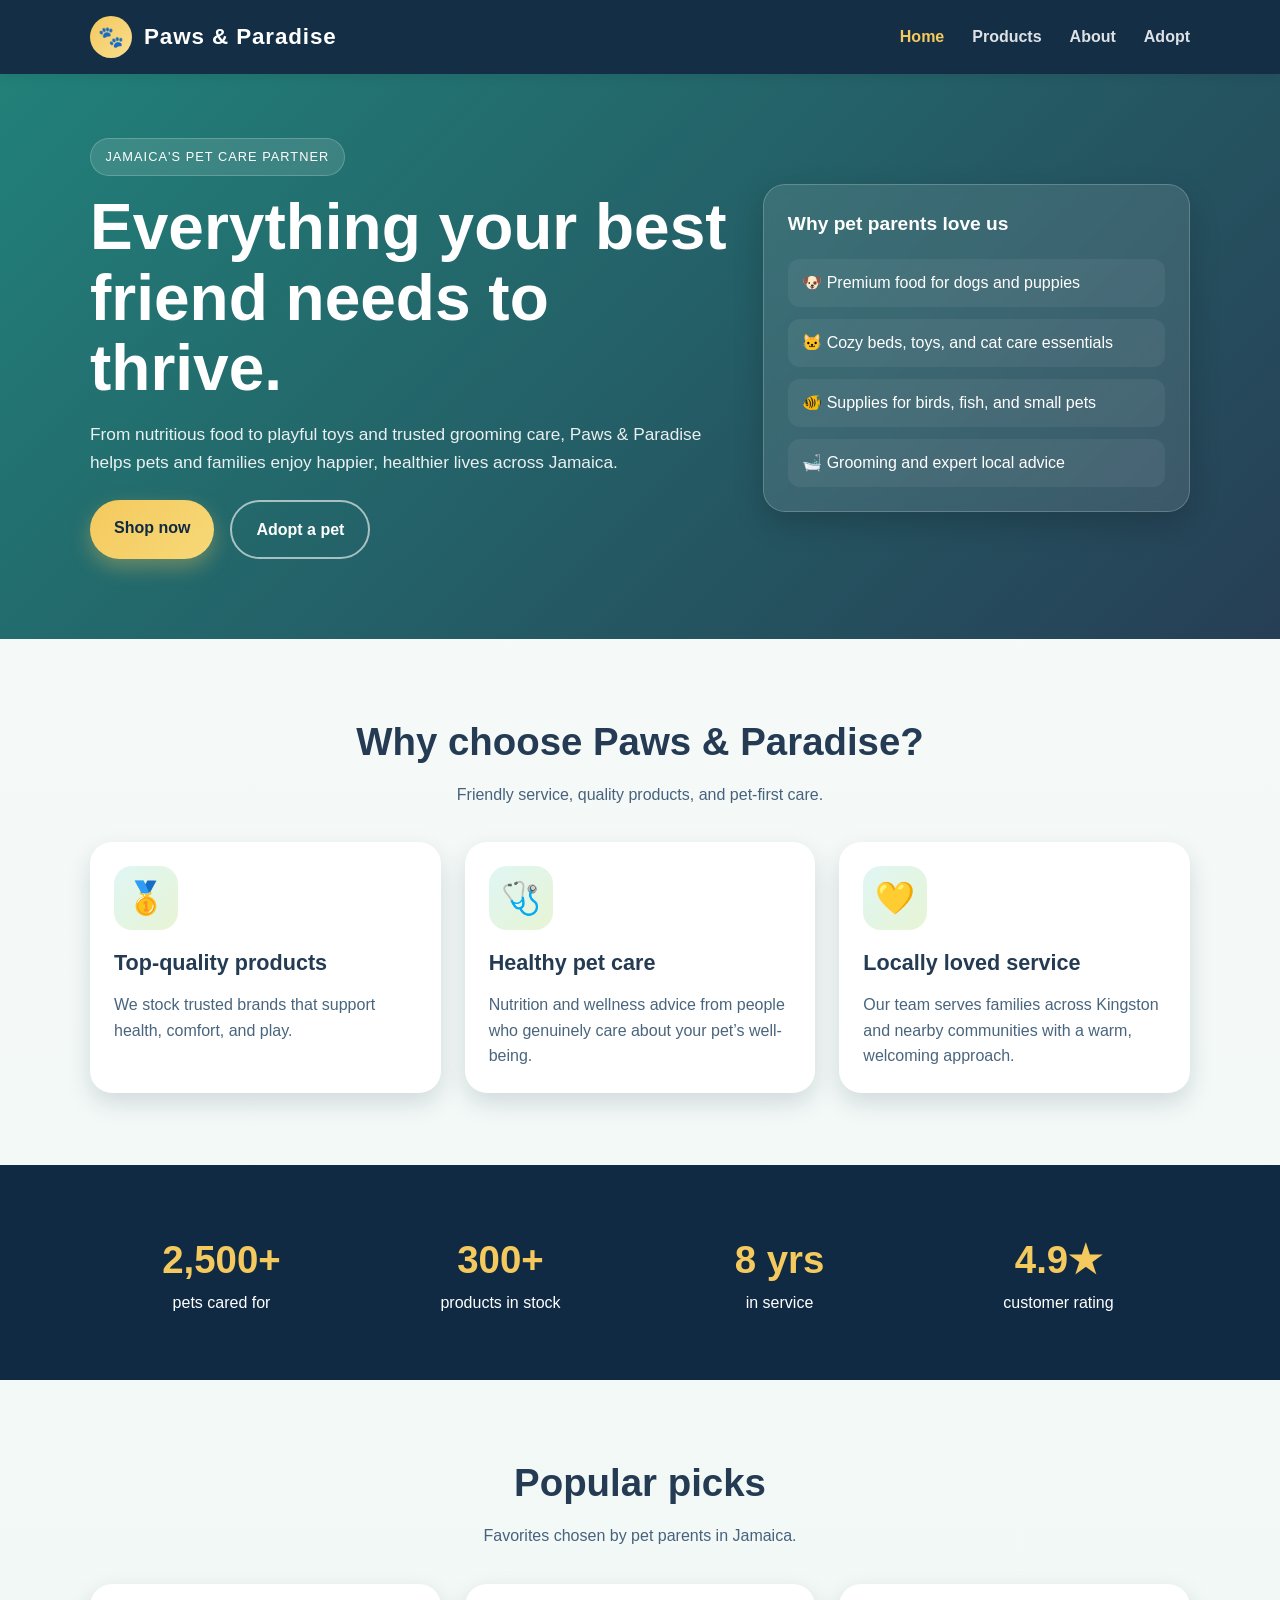
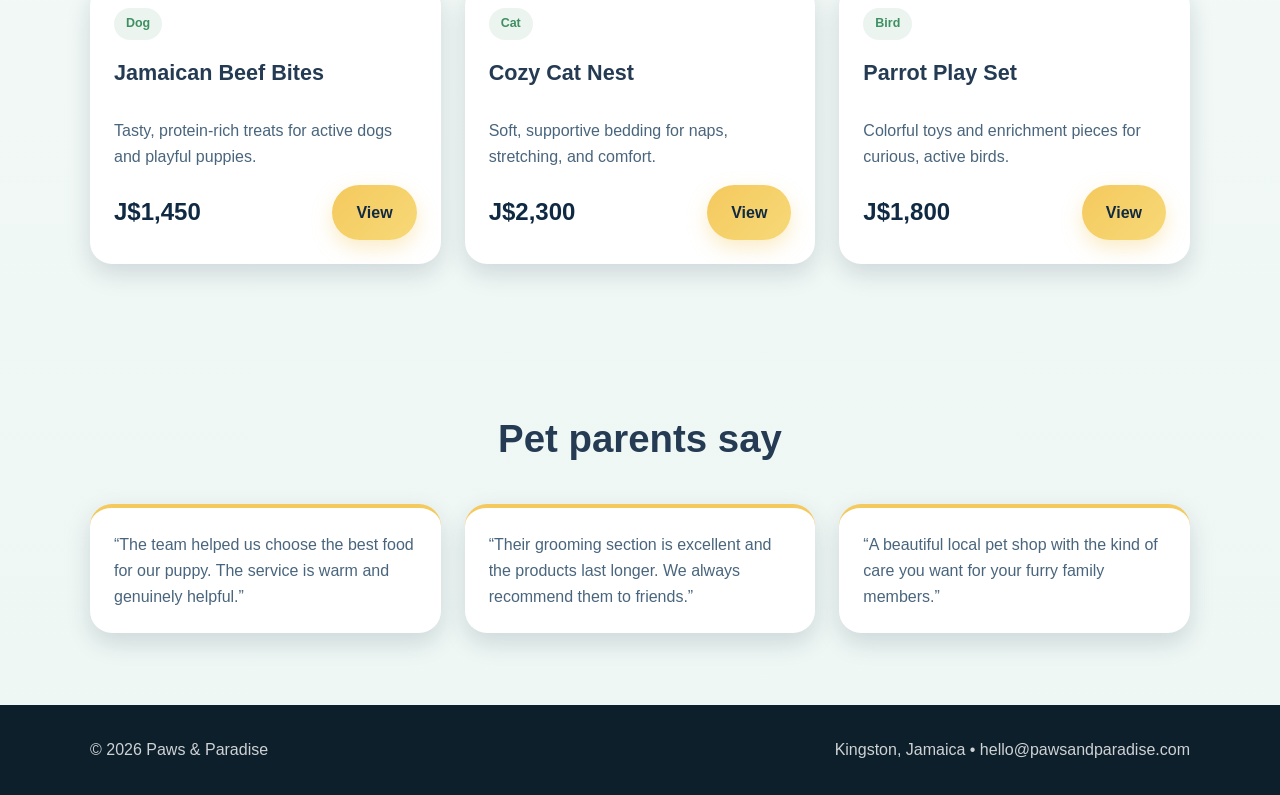
<file: index.html>
<!DOCTYPE html>
<html lang="en">
  <head>
    <meta charset="UTF-8" />
    <meta name="viewport" content="width=device-width, initial-scale=1.0" />
    <title>Paws & Paradise | Pet Store in Jamaica</title>
    <meta
      name="description"
      content="Paws & Paradise is a friendly pet store in Jamaica offering food, accessories, grooming, and expert care for dogs, cats, and small pets."
    />
    <link rel="stylesheet" href="styles.css" />
  </head>
  <body>
    <header class="site-header">
      <div class="container navbar">
        <a href="index.html" class="brand" aria-label="Paws and Paradise home">
          <span class="brand-mark">🐾</span>
          <span>Paws & Paradise</span>
        </a>

        <nav class="nav-links" aria-label="Main navigation">
          <a href="index.html" class="active">Home</a>
          <a href="products.html">Products</a>
          <a href="about.html">About</a>
          <a href="adopt.html">Adopt</a>
        </nav>
      </div>
    </header>

    <main>
      <section class="hero">
        <div class="container hero-grid">
          <div>
            <span class="eyebrow">Jamaica's pet care partner</span>
            <h1>Everything your best friend needs to thrive.</h1>
            <p>
              From nutritious food to playful toys and trusted grooming care,
              Paws & Paradise helps pets and families enjoy happier, healthier
              lives across Jamaica.
            </p>
            <div class="hero-actions">
              <a href="products.html" class="btn btn-primary">Shop now</a>
              <a href="adopt.html" class="btn btn-secondary">Adopt a pet</a>
            </div>
          </div>

          <aside class="hero-card" aria-label="Pet care highlights">
            <h3>Why pet parents love us</h3>
            <ul>
              <li>🐶 Premium food for dogs and puppies</li>
              <li>🐱 Cozy beds, toys, and cat care essentials</li>
              <li>🐠 Supplies for birds, fish, and small pets</li>
              <li>🛁 Grooming and expert local advice</li>
            </ul>
          </aside>
        </div>
      </section>

      <section class="main-section">
        <div class="container">
          <div class="section-title">
            <h2>Why choose Paws & Paradise?</h2>
            <p>Friendly service, quality products, and pet-first care.</p>
          </div>

          <div class="feature-grid">
            <article class="feature-card">
              <div class="feature-icon">🥇</div>
              <h3>Top-quality products</h3>
              <p>
                We stock trusted brands that support health, comfort, and play.
              </p>
            </article>

            <article class="feature-card">
              <div class="feature-icon">🩺</div>
              <h3>Healthy pet care</h3>
              <p>
                Nutrition and wellness advice from people who genuinely care about
                your pet’s well-being.
              </p>
            </article>

            <article class="feature-card">
              <div class="feature-icon">💛</div>
              <h3>Locally loved service</h3>
              <p>
                Our team serves families across Kingston and nearby communities with
                a warm, welcoming approach.
              </p>
            </article>
          </div>
        </div>
      </section>

      <section class="stats">
        <div class="container stats-grid">
          <div class="stat-box">
            <strong>2,500+</strong>
            pets cared for
          </div>
          <div class="stat-box">
            <strong>300+</strong>
            products in stock
          </div>
          <div class="stat-box">
            <strong>8 yrs</strong>
            in service
          </div>
          <div class="stat-box">
            <strong>4.9★</strong>
            customer rating
          </div>
        </div>
      </section>

      <section class="main-section">
        <div class="container">
          <div class="section-title">
            <h2>Popular picks</h2>
            <p>Favorites chosen by pet parents in Jamaica.</p>
          </div>

          <div class="product-grid">
            <article class="product-card">
              <span class="badge">Dog</span>
              <h3>Jamaican Beef Bites</h3>
              <p>Tasty, protein-rich treats for active dogs and playful puppies.</p>
              <div class="price-row">
                <span class="price">J$1,450</span>
                <a href="products.html" class="btn btn-primary">View</a>
              </div>
            </article>

            <article class="product-card">
              <span class="badge">Cat</span>
              <h3>Cozy Cat Nest</h3>
              <p>Soft, supportive bedding for naps, stretching, and comfort.</p>
              <div class="price-row">
                <span class="price">J$2,300</span>
                <a href="products.html" class="btn btn-primary">View</a>
              </div>
            </article>

            <article class="product-card">
              <span class="badge">Bird</span>
              <h3>Parrot Play Set</h3>
              <p>Colorful toys and enrichment pieces for curious, active birds.</p>
              <div class="price-row">
                <span class="price">J$1,800</span>
                <a href="products.html" class="btn btn-primary">View</a>
              </div>
            </article>
          </div>
        </div>
      </section>

      <section class="main-section">
        <div class="container">
          <div class="section-title">
            <h2>Pet parents say</h2>
          </div>

          <div class="quote-block">
            <article class="testimonial">
              <p>
                “The team helped us choose the best food for our puppy. The service
                is warm and genuinely helpful.”
              </p>
            </article>

            <article class="testimonial">
              <p>
                “Their grooming section is excellent and the products last longer.
                We always recommend them to friends.”
              </p>
            </article>

            <article class="testimonial">
              <p>
                “A beautiful local pet shop with the kind of care you want for your
                furry family members.”
              </p>
            </article>
          </div>
        </div>
      </section>
    </main>

    <footer class="site-footer">
      <div class="container footer-inner">
        <div>© 2026 Paws & Paradise</div>
        <div>Kingston, Jamaica • hello@pawsandparadise.com</div>
      </div>
    </footer>
  </body>
</html>
</file>
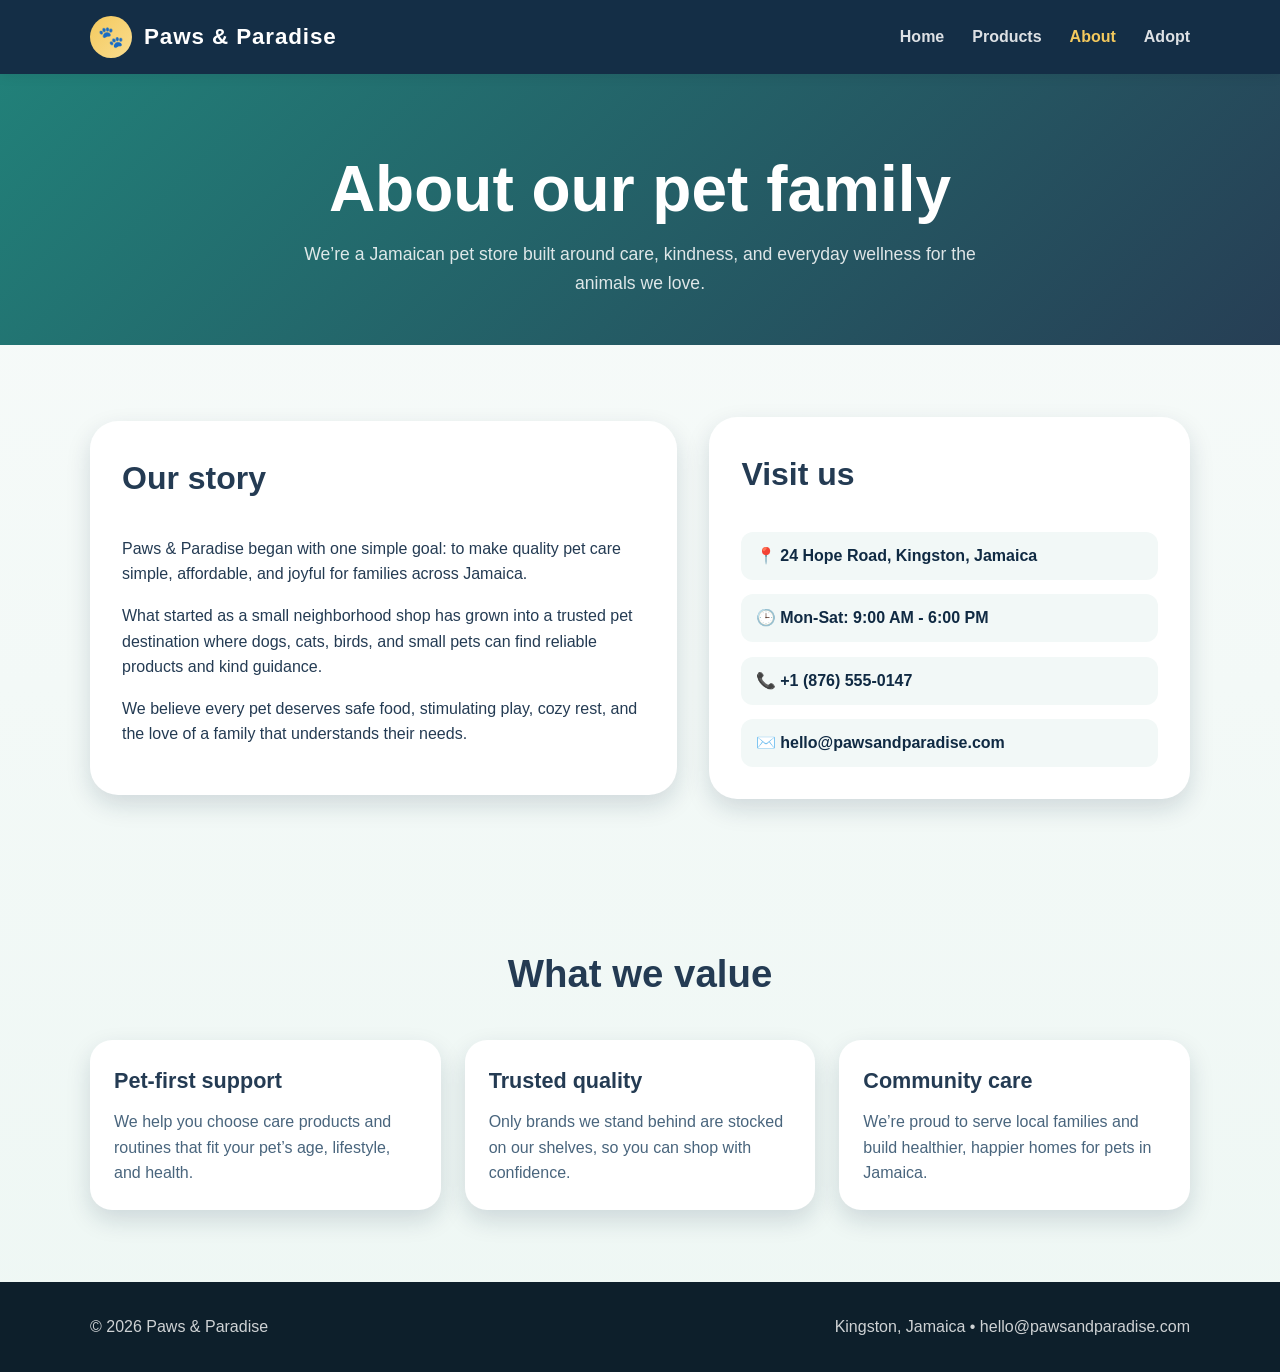
<file: about.html>
<!DOCTYPE html>
<html lang="en">
  <head>
    <meta charset="UTF-8" />
    <meta name="viewport" content="width=device-width, initial-scale=1.0" />
    <title>About | Paws & Paradise</title>
    <meta
      name="description"
      content="Learn more about Paws & Paradise, our pet-first mission, and how to visit our store in Jamaica."
    />
    <link rel="stylesheet" href="styles.css" />
  </head>
  <body>
    <header class="site-header">
      <div class="container navbar">
        <a href="index.html" class="brand" aria-label="Paws and Paradise home">
          <span class="brand-mark">🐾</span>
          <span>Paws & Paradise</span>
        </a>

        <nav class="nav-links" aria-label="Main navigation">
          <a href="index.html">Home</a>
          <a href="products.html">Products</a>
          <a href="about.html" class="active">About</a>
          <a href="adopt.html">Adopt</a>
        </nav>
      </div>
    </header>

    <main>
      <section class="page-header">
        <div class="container">
          <h1>About our pet family</h1>
          <p>
            We’re a Jamaican pet store built around care, kindness, and everyday
            wellness for the animals we love.
          </p>
        </div>
      </section>

      <section class="main-section">
        <div class="container about-layout">
          <div class="story-box">
            <h3>Our story</h3>
            <p>
              Paws & Paradise began with one simple goal: to make quality pet care
              simple, affordable, and joyful for families across Jamaica.
            </p>
            <p>
              What started as a small neighborhood shop has grown into a trusted pet
              destination where dogs, cats, birds, and small pets can find reliable
              products and kind guidance.
            </p>
            <p>
              We believe every pet deserves safe food, stimulating play, cozy rest,
              and the love of a family that understands their needs.
            </p>
          </div>

          <aside class="visit-card">
            <h3>Visit us</h3>
            <ul class="contact-list">
              <li>📍 24 Hope Road, Kingston, Jamaica</li>
              <li>🕒 Mon-Sat: 9:00 AM - 6:00 PM</li>
              <li>📞 +1 (876) 555-0147</li>
              <li>✉️ hello@pawsandparadise.com</li>
            </ul>
          </aside>
        </div>
      </section>

      <section class="main-section">
        <div class="container">
          <div class="section-title">
            <h2>What we value</h2>
          </div>

          <div class="info-grid">
            <article class="info-card">
              <h3>Pet-first support</h3>
              <p>We help you choose care products and routines that fit your pet’s age, lifestyle, and health.</p>
            </article>

            <article class="info-card">
              <h3>Trusted quality</h3>
              <p>Only brands we stand behind are stocked on our shelves, so you can shop with confidence.</p>
            </article>

            <article class="info-card">
              <h3>Community care</h3>
              <p>We’re proud to serve local families and build healthier, happier homes for pets in Jamaica.</p>
            </article>
          </div>
        </div>
      </section>
    </main>

    <footer class="site-footer">
      <div class="container footer-inner">
        <div>© 2026 Paws & Paradise</div>
        <div>Kingston, Jamaica • hello@pawsandparadise.com</div>
      </div>
    </footer>
  </body>
</html>
</file>
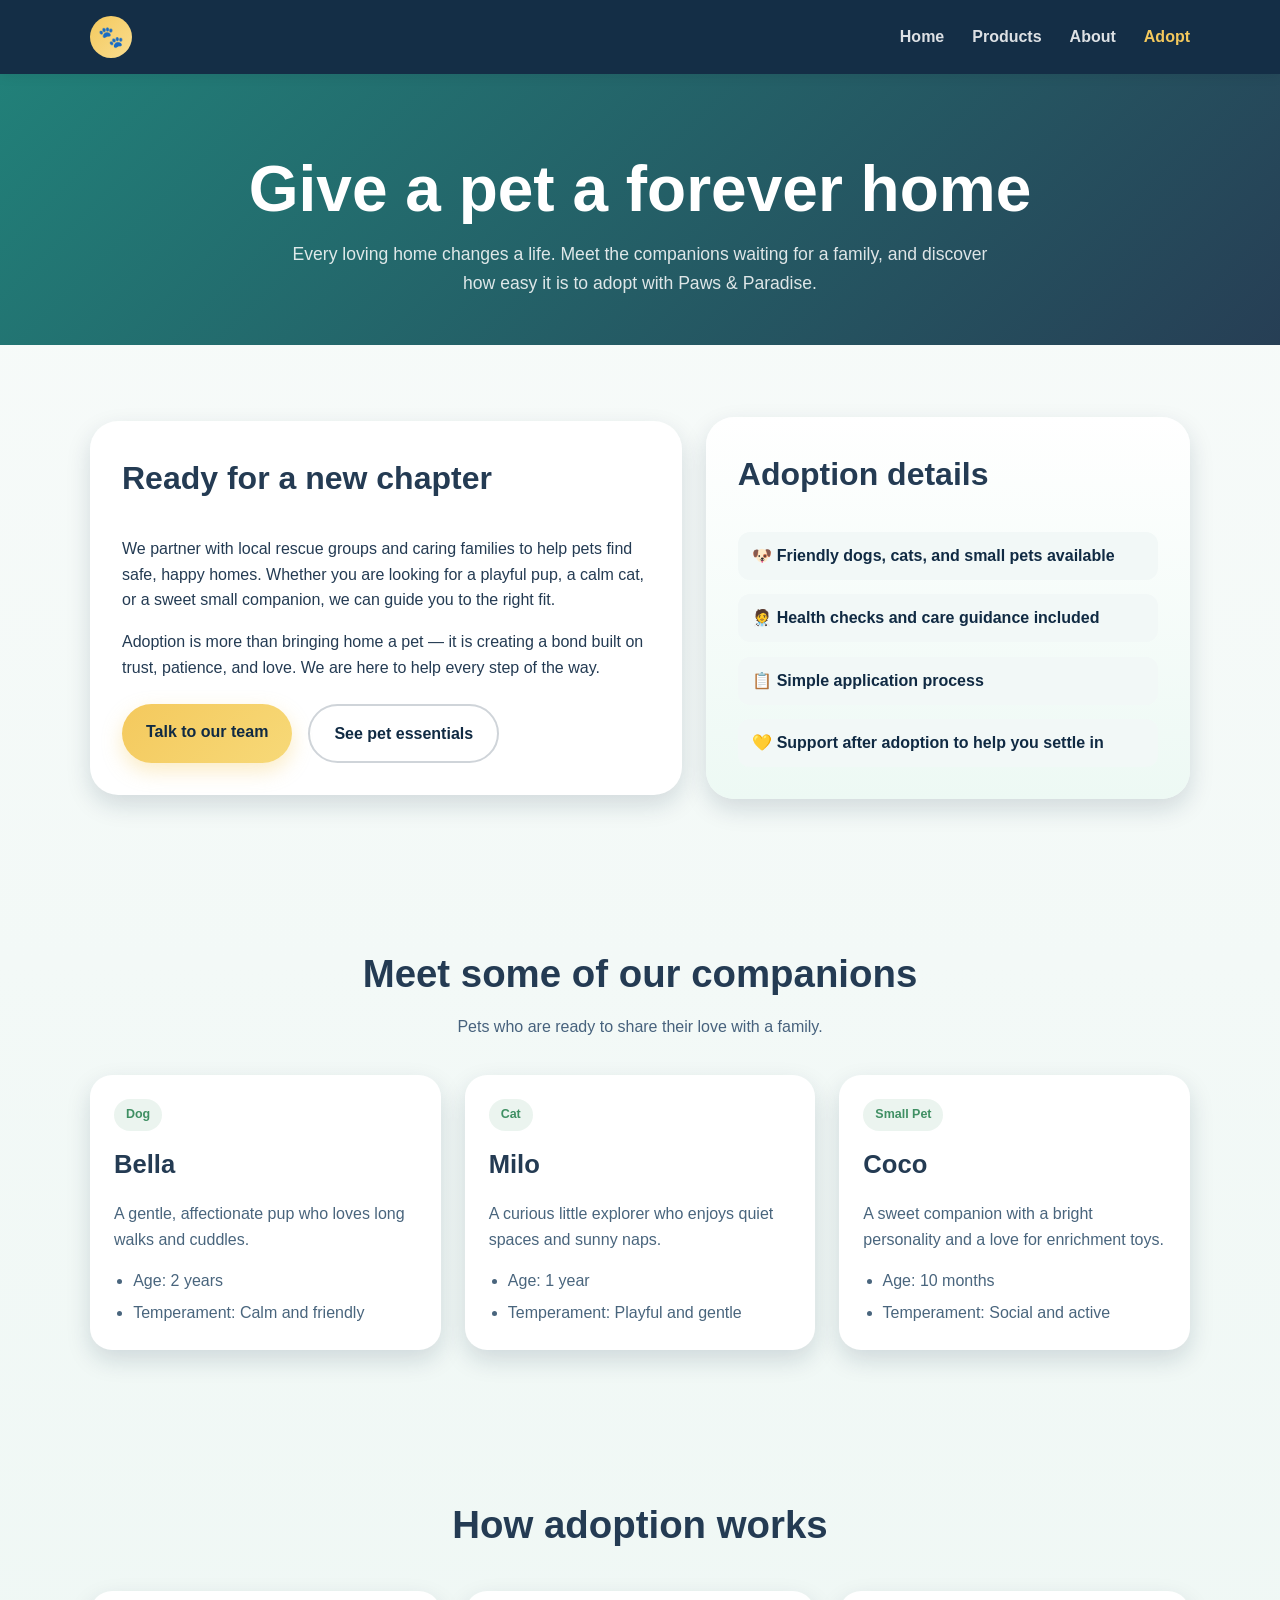
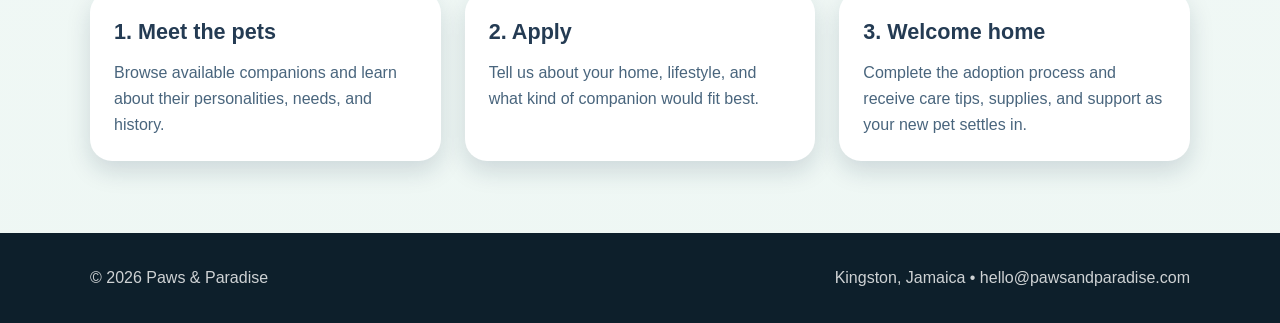
<file: adopt.html>
<!DOCTYPE html>
<html lang="en">
  <head>
    <meta charset="UTF-8" />
    <meta name="viewport" content="width=device-width, initial-scale=1.0" />
    <title>Adopt a Pet | Paws & Paradise</title>
    <meta
      name="description"
      content="Learn how to adopt a pet from Paws & Paradise and meet friendly dogs, cats, and small animals ready for a loving home."
    />
    <link rel="stylesheet" href="styles.css" />
  </head>
  <body>
    <header class="site-header">
      <div class="container navbar">
        <a href="index.html" class="brand" aria-label="Paws and Paradise home">
          <span class="brand-mark">🐾</span>
         
        </a>

        <nav class="nav-links" aria-label="Main navigation">
          <a href="index.html">Home</a>
          <a href="products.html">Products</a>
          <a href="about.html">About</a>
          <a href="adopt.html" class="active">Adopt</a>
        </nav>
      </div>
    </header>

    <main>
      <section class="page-header">
        <div class="container">
          <h1>Give a pet a forever home</h1>
          <p>
            Every loving home changes a life. Meet the companions waiting for a
            family, and discover how easy it is to adopt with Paws & Paradise.
          </p>
        </div>
      </section>

      <section class="main-section">
        <div class="container adoption-layout">
          <div class="story-box">
            <h3>Ready for a new chapter</h3>
            <p>
              We partner with local rescue groups and caring families to help pets
              find safe, happy homes. Whether you are looking for a playful pup,
              a calm cat, or a sweet small companion, we can guide you to the right fit.
            </p>
            <p>
              Adoption is more than bringing home a pet — it is creating a bond built
              on trust, patience, and love. We are here to help every step of the way.
            </p>
            <div class="cta-row">
              <a href="about.html" class="btn btn-primary">Talk to our team</a>
              <a href="products.html" class="btn btn-secondary-dark">See pet essentials</a>
            </div>
          </div>

          <aside class="visit-card adoption-card">
            <h3>Adoption details</h3>
            <ul class="contact-list">
              <li>🐶 Friendly dogs, cats, and small pets available</li>
              <li>🧑‍⚕️ Health checks and care guidance included</li>
              <li>📋 Simple application process</li>
              <li>💛 Support after adoption to help you settle in</li>
            </ul>
          </aside>
        </div>
      </section>

      <section class="main-section">
        <div class="container">
          <div class="section-title">
            <h2>Meet some of our companions</h2>
            <p>Pets who are ready to share their love with a family.</p>
          </div>

          <div class="pet-grid">
            <article class="pet-card">
              <span class="badge">Dog</span>
              <h3>Bella</h3>
              <p>A gentle, affectionate pup who loves long walks and cuddles.</p>
              <ul>
                <li>Age: 2 years</li>
                <li>Temperament: Calm and friendly</li>
              </ul>
            </article>

            <article class="pet-card">
              <span class="badge">Cat</span>
              <h3>Milo</h3>
              <p>A curious little explorer who enjoys quiet spaces and sunny naps.</p>
              <ul>
                <li>Age: 1 year</li>
                <li>Temperament: Playful and gentle</li>
              </ul>
            </article>

            <article class="pet-card">
              <span class="badge">Small Pet</span>
              <h3>Coco</h3>
              <p>A sweet companion with a bright personality and a love for enrichment toys.</p>
              <ul>
                <li>Age: 10 months</li>
                <li>Temperament: Social and active</li>
              </ul>
            </article>
          </div>
        </div>
      </section>

      <section class="main-section adoption-steps">
        <div class="container">
          <div class="section-title">
            <h2>How adoption works</h2>
          </div>

          <div class="step-grid">
            <article class="info-card">
              <h3>1. Meet the pets</h3>
              <p>Browse available companions and learn about their personalities, needs, and history.</p>
            </article>

            <article class="info-card">
              <h3>2. Apply</h3>
              <p>Tell us about your home, lifestyle, and what kind of companion would fit best.</p>
            </article>

            <article class="info-card">
              <h3>3. Welcome home</h3>
              <p>Complete the adoption process and receive care tips, supplies, and support as your new pet settles in.</p>
            </article>
          </div>
        </div>
      </section>
    </main>

    <footer class="site-footer">
      <div class="container footer-inner">
        <div>© 2026 Paws & Paradise</div>
        <div>Kingston, Jamaica • hello@pawsandparadise.com</div>
      </div>
    </footer>
  </body>
</html>
</file>
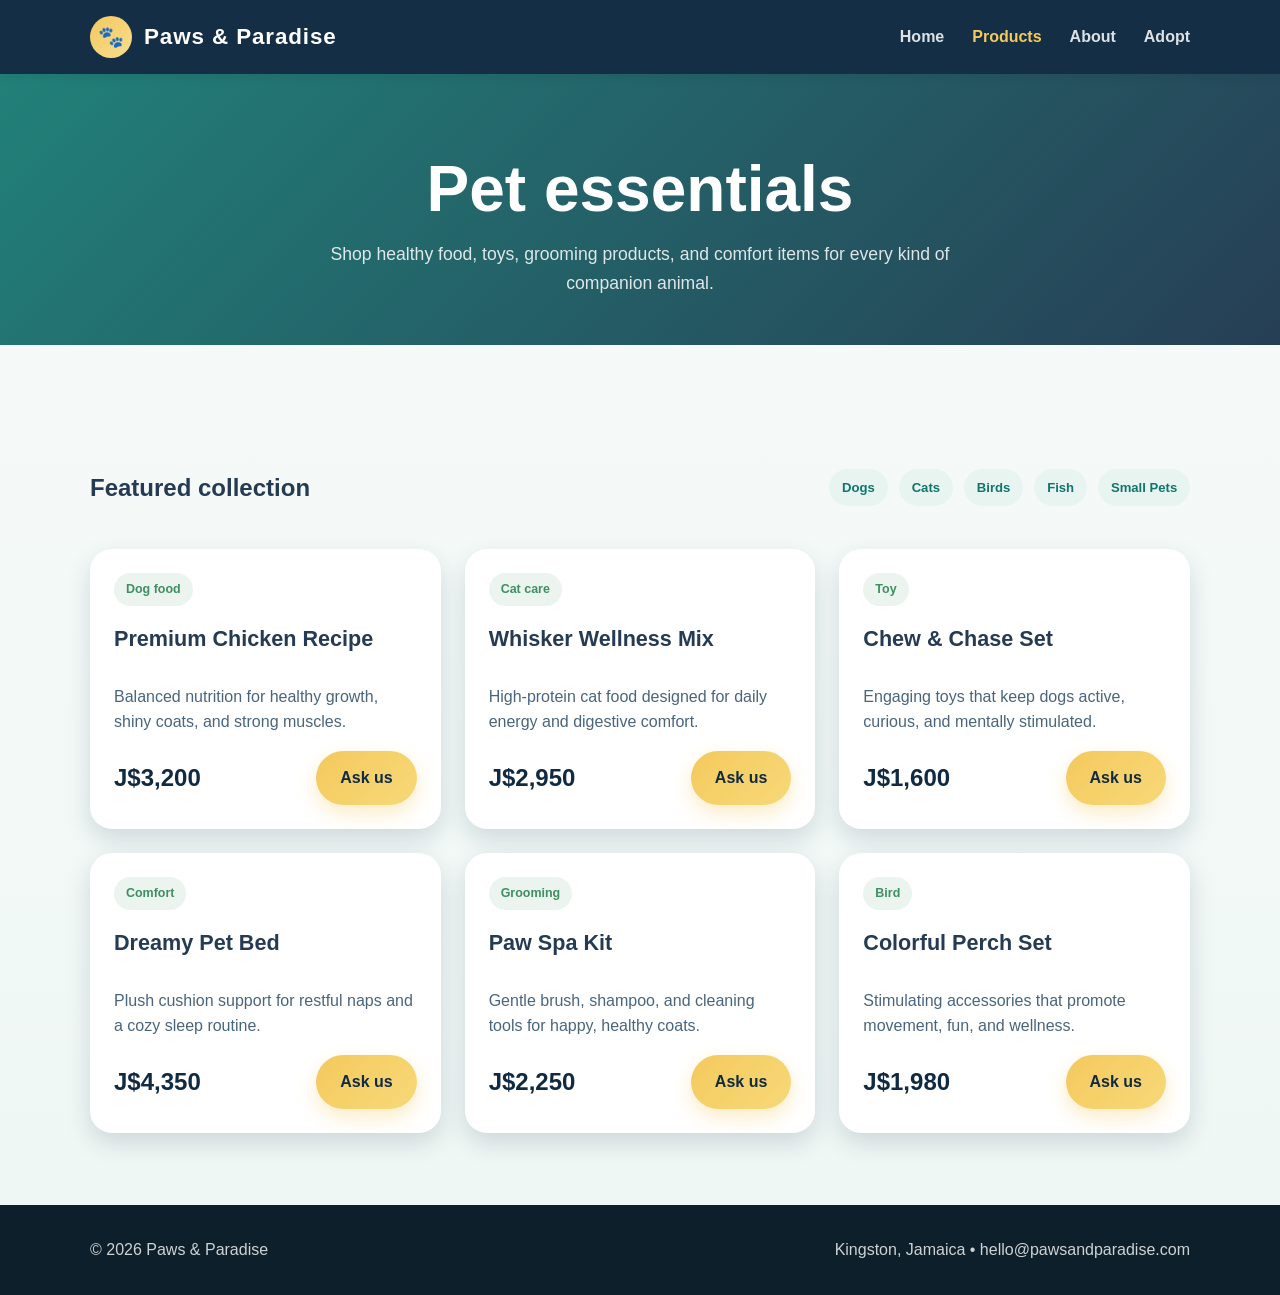
<file: products.html>
<!DOCTYPE html>
<html lang="en">
  <head>
    <meta charset="UTF-8" />
    <meta name="viewport" content="width=device-width, initial-scale=1.0" />
    <title>Products | Paws & Paradise</title>
    <meta
      name="description"
      content="Browse pet food, toys, bedding, grooming essentials, and accessories for dogs, cats, birds, and other companion animals."
    />
    <link rel="stylesheet" href="styles.css" />
  </head>
  <body>
    <header class="site-header">
      <div class="container navbar">
        <a href="index.html" class="brand" aria-label="Paws and Paradise home">
          <span class="brand-mark">🐾</span>
          <span>Paws & Paradise</span>
        </a>

        <nav class="nav-links" aria-label="Main navigation">
          <a href="index.html">Home</a>
          <a href="products.html" class="active">Products</a>
          <a href="about.html">About</a>
          <a href="adopt.html">Adopt</a>
        </nav>
      </div>
    </header>

    <main>
      <section class="page-header">
        <div class="container">
          <h1>Pet essentials</h1>
          <p>
            Shop healthy food, toys, grooming products, and comfort items for every
            kind of companion animal.
          </p>
        </div>
      </section>

      <section class="main-section">
        <div class="container">
          <div class="catalog-toolbar">
            <h2>Featured collection</h2>
            <div class="filter-tags" aria-label="Categories">
              <span>Dogs</span>
              <span>Cats</span>
              <span>Birds</span>
              <span>Fish</span>
              <span>Small Pets</span>
            </div>
          </div>

          <div class="product-grid">
            <article class="product-card">
              <span class="badge">Dog food</span>
              <h3>Premium Chicken Recipe</h3>
              <p>Balanced nutrition for healthy growth, shiny coats, and strong muscles.</p>
              <div class="price-row">
                <span class="price">J$3,200</span>
                <a href="about.html" class="btn btn-primary">Ask us</a>
              </div>
            </article>

            <article class="product-card">
              <span class="badge">Cat care</span>
              <h3>Whisker Wellness Mix</h3>
              <p>High-protein cat food designed for daily energy and digestive comfort.</p>
              <div class="price-row">
                <span class="price">J$2,950</span>
                <a href="about.html" class="btn btn-primary">Ask us</a>
              </div>
            </article>

            <article class="product-card">
              <span class="badge">Toy</span>
              <h3>Chew & Chase Set</h3>
              <p>Engaging toys that keep dogs active, curious, and mentally stimulated.</p>
              <div class="price-row">
                <span class="price">J$1,600</span>
                <a href="about.html" class="btn btn-primary">Ask us</a>
              </div>
            </article>

            <article class="product-card">
              <span class="badge">Comfort</span>
              <h3>Dreamy Pet Bed</h3>
              <p>Plush cushion support for restful naps and a cozy sleep routine.</p>
              <div class="price-row">
                <span class="price">J$4,350</span>
                <a href="about.html" class="btn btn-primary">Ask us</a>
              </div>
            </article>

            <article class="product-card">
              <span class="badge">Grooming</span>
              <h3>Paw Spa Kit</h3>
              <p>Gentle brush, shampoo, and cleaning tools for happy, healthy coats.</p>
              <div class="price-row">
                <span class="price">J$2,250</span>
                <a href="about.html" class="btn btn-primary">Ask us</a>
              </div>
            </article>

            <article class="product-card">
              <span class="badge">Bird</span>
              <h3>Colorful Perch Set</h3>
              <p>Stimulating accessories that promote movement, fun, and wellness.</p>
              <div class="price-row">
                <span class="price">J$1,980</span>
                <a href="about.html" class="btn btn-primary">Ask us</a>
              </div>
            </article>
          </div>
        </div>
      </section>
    </main>

    <footer class="site-footer">
      <div class="container footer-inner">
        <div>© 2026 Paws & Paradise</div>
        <div>Kingston, Jamaica • hello@pawsandparadise.com</div>
      </div>
    </footer>
  </body>
</html>
</file>
<file: styles.css>
:root {
  --navy: #102a43;
  --teal: #0f766e;
  --green: #3f8f63;
  --gold: #f4c95d;
  --cream: #f9f7f1;
  --white: #ffffff;
  --text: #243b53;
  --shadow: rgba(16, 42, 67, 0.15);
}

* {
  box-sizing: border-box;
}

html {
  scroll-behavior: smooth;
}

body {
  margin: 0;
  font-family: Arial, Helvetica, sans-serif;
  color: var(--text);
  background: linear-gradient(180deg, #f8fbfa 0%, #eef7f4 100%);
  line-height: 1.6;
}

a {
  color: inherit;
  text-decoration: none;
}

img {
  max-width: 100%;
  display: block;
}

.container {
  width: min(1100px, 90%);
  margin: 0 auto;
}

.site-header {
  background: rgba(16, 42, 67, 0.98);
  color: var(--white);
  position: sticky;
  top: 0;
  z-index: 10;
  box-shadow: 0 2px 12px rgba(0, 0, 0, 0.08);
}

.navbar {
  display: flex;
  align-items: center;
  justify-content: space-between;
  min-height: 74px;
}

.brand {
  display: flex;
  align-items: center;
  gap: 12px;
  font-size: 1.4rem;
  font-weight: 700;
  letter-spacing: 0.04em;
}

.brand-mark {
  width: 42px;
  height: 42px;
  border-radius: 50%;
  background: linear-gradient(135deg, var(--gold), #f9dd8f);
  display: grid;
  place-items: center;
  color: var(--navy);
  font-size: 1.3rem;
}

.nav-links {
  display: flex;
  gap: 28px;
  align-items: center;
  flex-wrap: wrap;
}

.nav-links a {
  color: rgba(255, 255, 255, 0.86);
  font-weight: 600;
  transition: color 0.2s ease;
}

.nav-links a:hover,
.nav-links a.active {
  color: var(--gold);
}

.btn {
  display: inline-block;
  border: none;
  border-radius: 999px;
  padding: 0.9rem 1.5rem;
  font-weight: 700;
  cursor: pointer;
  transition: transform 0.2s ease, box-shadow 0.2s ease;
}

.btn:hover {
  transform: translateY(-2px);
}

.btn-primary {
  background: linear-gradient(135deg, var(--gold), #f7d978);
  color: var(--navy);
  box-shadow: 0 8px 20px rgba(244, 201, 93, 0.35);
}

.btn-secondary {
  background: transparent;
  color: var(--white);
  border: 2px solid rgba(255, 255, 255, 0.6);
}

.hero {
  background: linear-gradient(135deg, rgba(15, 118, 110, 0.92), rgba(16, 42, 67, 0.9)),
    url('https://images.unsplash.com/photo-1517849845537-4d257902454a?auto=format&fit=crop&w=1200&q=80') center/cover no-repeat;
  color: var(--white);
  padding: 4rem 0 5rem;
}

.hero-grid {
  display: grid;
  grid-template-columns: 1.2fr 0.8fr;
  align-items: center;
  gap: 2rem;
}

.eyebrow {
  display: inline-block;
  background: rgba(255, 255, 255, 0.12);
  border: 1px solid rgba(255, 255, 255, 0.2);
  padding: 0.5rem 0.9rem;
  border-radius: 999px;
  font-size: 0.8rem;
  letter-spacing: 0.08em;
  text-transform: uppercase;
}

.hero h1,
.page-header h1 {
  font-size: clamp(2.4rem, 5vw, 4.2rem);
  line-height: 1.1;
  margin: 1rem 0 1rem;
}

.hero p {
  font-size: 1.08rem;
  color: rgba(255, 255, 255, 0.9);
  max-width: 620px;
}

.hero-actions {
  display: flex;
  flex-wrap: wrap;
  gap: 1rem;
  margin-top: 1.5rem;
}

.hero-card {
  background: rgba(255, 255, 255, 0.1);
  border: 1px solid rgba(255, 255, 255, 0.2);
  border-radius: 22px;
  padding: 1.5rem;
  backdrop-filter: blur(6px);
  box-shadow: 0 12px 30px rgba(0, 0, 0, 0.18);
}

.hero-card h3 {
  margin-top: 0;
  font-size: 1.2rem;
}

.hero-card ul {
  list-style: none;
  padding: 0;
  margin: 0;
  display: grid;
  gap: 0.75rem;
}

.hero-card li {
  display: flex;
  align-items: center;
  gap: 0.7rem;
  background: rgba(255, 255, 255, 0.06);
  padding: 0.7rem 0.9rem;
  border-radius: 12px;
}

.main-section {
  padding: 4.5rem 0;
}

.section-title {
  text-align: center;
  margin-bottom: 2.2rem;
}

.section-title h2 {
  margin: 0 0 0.6rem;
  font-size: clamp(2rem, 3vw, 3rem);
}

.section-title p {
  margin: 0;
  color: #47627d;
}

.feature-grid,
.product-grid,
.info-grid {
  display: grid;
  grid-template-columns: repeat(3, minmax(0, 1fr));
  gap: 1.5rem;
}

.feature-card,
.product-card,
.info-card,
.testimonial {
  background: var(--white);
  border-radius: 22px;
  box-shadow: 0 10px 24px var(--shadow);
  padding: 1.5rem;
}

.feature-icon {
  width: 64px;
  height: 64px;
  border-radius: 18px;
  display: grid;
  place-items: center;
  background: linear-gradient(135deg, #dff6f4, #e7f4d4);
  font-size: 2rem;
  margin-bottom: 1rem;
}

.feature-card h3,
.product-card h3,
.info-card h3 {
  margin: 0 0 0.7rem;
  font-size: 1.35rem;
}

.feature-card p,
.product-card p,
.info-card p,
.testimonial p {
  margin: 0;
  color: #49657d;
}

.product-card {
  display: flex;
  flex-direction: column;
  gap: 1rem;
}

.badge {
  display: inline-flex;
  align-self: flex-start;
  padding: 0.4rem 0.75rem;
  border-radius: 999px;
  background: rgba(63, 143, 99, 0.1);
  color: var(--green);
  font-size: 0.78rem;
  font-weight: 700;
}

.product-card .price-row {
  display: flex;
  justify-content: space-between;
  align-items: center;
  margin-top: auto;
}

.price {
  font-size: 1.5rem;
  font-weight: 800;
  color: var(--navy);
}

.stats {
  background: var(--navy);
  color: var(--white);
  padding: 3rem 0;
}

.stats-grid {
  display: grid;
  grid-template-columns: repeat(4, minmax(0, 1fr));
  gap: 1rem;
}

.stat-box {
  text-align: center;
  padding: 1rem;
}

.stat-box strong {
  display: block;
  font-size: clamp(2rem, 3vw, 2.8rem);
  color: var(--gold);
}

.quote-block {
  display: grid;
  grid-template-columns: repeat(3, minmax(0, 1fr));
  gap: 1.5rem;
}

.testimonial {
  border-top: 4px solid var(--gold);
}

.page-header {
  background: linear-gradient(135deg, rgba(15, 118, 110, 0.92), rgba(16, 42, 67, 0.9));
  color: var(--white);
  padding: 4rem 0 3rem;
  text-align: center;
}

.page-header p {
  margin: 0 auto;
  max-width: 700px;
  color: rgba(255, 255, 255, 0.85);
  font-size: 1.1rem;
}

.catalog-toolbar {
  display: flex;
  justify-content: space-between;
  align-items: center;
  margin: 2rem 0 1.4rem;
  gap: 1rem;
  flex-wrap: wrap;
}

.filter-tags {
  display: flex;
  gap: 0.7rem;
  flex-wrap: wrap;
}

.filter-tags span {
  background: #e8f4ef;
  color: var(--teal);
  padding: 0.5rem 0.8rem;
  border-radius: 999px;
  font-size: 0.82rem;
  font-weight: 700;
}

.about-layout {
  display: grid;
  grid-template-columns: 1.1fr 0.9fr;
  gap: 2rem;
  align-items: center;
}

.story-box,
.visit-card {
  background: var(--white);
  border-radius: 28px;
  box-shadow: 0 10px 24px var(--shadow);
  padding: 2rem;
}

.story-box h3,
.visit-card h3 {
  font-size: 2rem;
  margin-top: 0;
}

.contact-list {
  list-style: none;
  padding: 0;
  margin: 1.5rem 0 0;
  display: grid;
  gap: 0.9rem;
}

.contact-list li {
  display: flex;
  align-items: center;
  gap: 0.8rem;
  padding: 0.7rem 0.9rem;
  background: #f2f8f7;
  border-radius: 12px;
  color: var(--navy);
  font-weight: 600;
}

.adoption-layout,
.step-grid,
.pet-grid {
  display: grid;
  gap: 1.5rem;
}

.adoption-layout {
  grid-template-columns: 1.1fr 0.9fr;
  align-items: center;
}

.cta-row {
  display: flex;
  flex-wrap: wrap;
  gap: 1rem;
  margin-top: 1.5rem;
}

.btn-secondary-dark {
  background: transparent;
  color: var(--navy);
  border: 2px solid rgba(16, 42, 67, 0.2);
}

.adoption-card {
  background: linear-gradient(180deg, #ffffff 0%, #edf9f4 100%);
}

.pet-grid {
  grid-template-columns: repeat(3, minmax(0, 1fr));
}

.pet-card {
  background: var(--white);
  border-radius: 22px;
  box-shadow: 0 10px 24px var(--shadow);
  padding: 1.5rem;
}

.pet-card h3 {
  margin: 0.8rem 0 0.7rem;
  font-size: 1.6rem;
}

.pet-card p,
.pet-card li {
  color: #49657d;
}

.pet-card ul {
  padding-left: 1.2rem;
  margin: 1rem 0 0;
  display: grid;
  gap: 0.4rem;
}

.step-grid {
  grid-template-columns: repeat(3, minmax(0, 1fr));
}

.site-footer {
  background: #0d1f2b;
  color: rgba(255, 255, 255, 0.8);
  padding: 2rem 0;
}

.footer-inner {
  display: flex;
  justify-content: space-between;
  align-items: center;
  gap: 1rem;
  flex-wrap: wrap;
}

@media (max-width: 900px) {
  .hero-grid,
  .feature-grid,
  .product-grid,
  .info-grid,
  .quote-block,
  .stats-grid,
  .about-layout {
    grid-template-columns: 1fr;
  }

  .navbar {
    flex-direction: column;
    justify-content: center;
    gap: 1rem;
    padding: 1rem 0;
  }

  .nav-links {
    justify-content: center;
  }
}

@media (max-width: 540px) {
  .hero {
    padding-top: 3rem;
  }

  .hero-actions {
    flex-direction: column;
    align-items: stretch;
  }

  .btn {
    width: 100%;
    text-align: center;
  }
}
</file>
